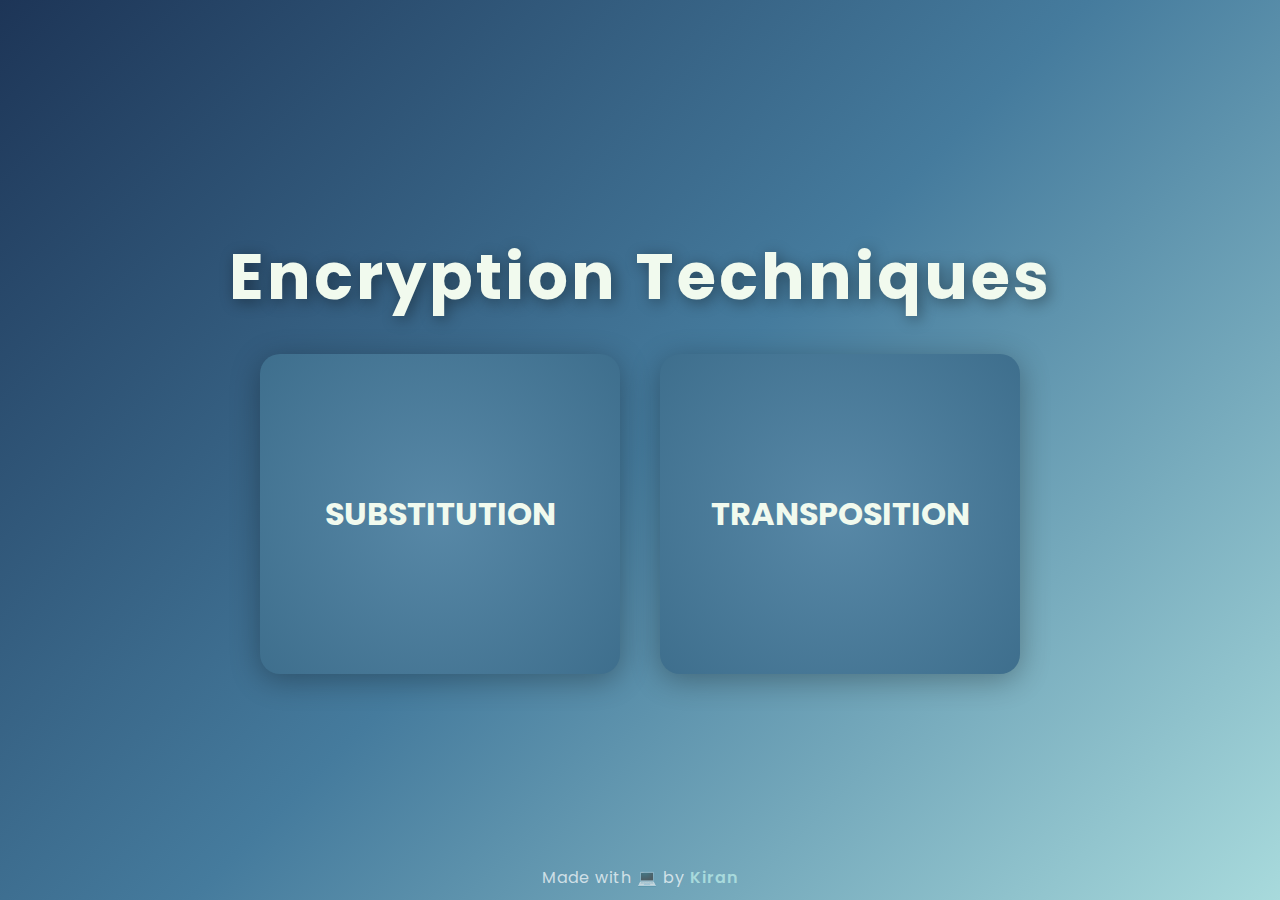
<file: index.html>
<!DOCTYPE html>
<html lang="en">
<head>
    <meta charset="UTF-8">
    <meta name="viewport" content="width=device-width, initial-scale=1.0">
    <title>Encryption Techniques</title>
    <link href="https://fonts.googleapis.com/css2?family=Poppins:wght@300;400;600&display=swap" rel="stylesheet">
    <style>
        /* Body and Background */
        body {
            font-family: 'Poppins', sans-serif;
            margin: 0;
            padding: 0;
            background: linear-gradient(135deg, #1d3557, #457b9d, #a8dadc);
            color: #fff;
            display: flex;
            flex-direction: column;
            align-items: center;
            justify-content: center;
            height: 100vh;
            overflow: hidden;
            text-align: center;
        }
        
        /* Title */
        h1 {
            font-size: 4rem;
            color: #f1faee;
            margin-bottom: 30px;
            text-shadow: 3px 3px 15px rgba(0, 0, 0, 0.4);
            letter-spacing: 3px;
            animation: fadeIn 2s ease-out;
        }

        /* Boxes Container */
        .container {
            display: flex;
            gap: 40px;
            justify-content: center;
            align-items: center;
            margin-bottom: 40px;
            animation: fadeInUp 2s ease-out;
        }

        /* Individual Boxes */
        .box {
            background: #457b9d;
            border-radius: 20px;
            padding: 40px 60px;
            text-align: center;
            cursor: pointer;
            box-shadow: 0 6px 30px rgba(0, 0, 0, 0.3);
            transition: transform 0.3s ease, box-shadow 0.3s ease, background-color 0.3s ease;
            width: 240px;
            height: 240px;
            display: flex;
            justify-content: center;
            align-items: center;
            flex-direction: column;
            background-image: radial-gradient(circle, rgba(255, 255, 255, 0.1), rgba(0, 0, 0, 0.1));
        }

        .box:hover {
            transform: translateY(-15px);
            box-shadow: 0 15px 35px rgba(0, 0, 0, 0.4);
            background-color: #1d3557;
        }

        .box h2 {
            font-size: 2rem;
            color: #f1faee;
            margin: 0;
            padding: 15px 0;
            text-transform: uppercase;
            transition: color 0.3s ease;
        }

        .box:hover h2 {
            color: #a8dadc;
        }

        /* Footer */
        footer {
            position: absolute;
            bottom: 10px;
            font-size: 1rem;
            color: rgba(255, 255, 255, 0.7);
            letter-spacing: 1px;
        }

        footer a {
            text-decoration: none;
            color: #a8dadc;
            font-weight: 600;
        }

        footer a:hover {
            text-decoration: underline;
            color: #f1faee;
        }

        /* Keyframe Animations */
        @keyframes fadeIn {
            from {
                opacity: 0;
                transform: translateY(20px);
            }
            to {
                opacity: 1;
                transform: translateY(0);
            }
        }

        @keyframes fadeInUp {
            from {
                opacity: 0;
                transform: translateY(40px);
            }
            to {
                opacity: 1;
                transform: translateY(0);
            }
        }

        /* Media Queries */
        @media (max-width: 768px) {
            .container {
                flex-direction: column;
                gap: 25px;
            }

            h1 {
                font-size: 2.8rem;
            }

            .box {
                width: 200px;
                height: 200px;
            }
        }
    </style>
</head>
<body>
    <h1>Encryption Techniques</h1>
    <div class="container">
        <div class="box" onclick="navigate('substitution.html')">
            <h2>Substitution</h2>
        </div>
        <div class="box" onclick="navigate('transposition.html')">
            <h2>Transposition</h2>
        </div>
    </div>
    <footer>Made with 💻 by <a href="https://www.linkedin.com/in/kiran-kumar-k" target="_blank">Kiran</a></footer>

    <script>
        function navigate(page) {
            window.location.href = page;
        }
    </script>
</body>
</html>
</file>
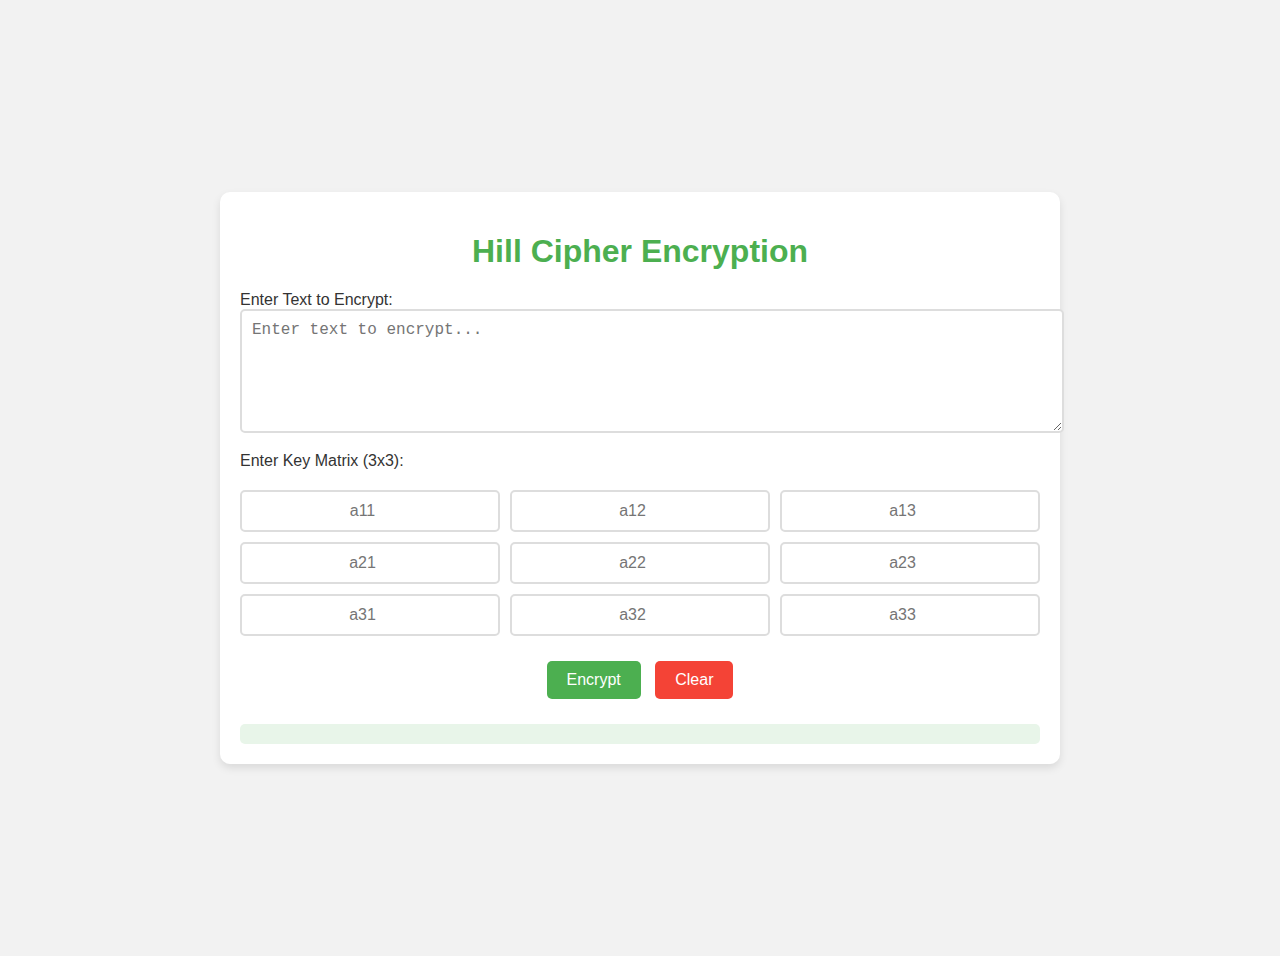
<file: hill_cipher.html>
<!DOCTYPE html>
<html lang="en">
<head>
    <meta charset="UTF-8">
    <meta name="viewport" content="width=device-width, initial-scale=1.0">
    <title>Hill Cipher Encryption</title>
    <style>
        body {
            font-family: 'Arial', sans-serif;
            background-color: #f2f2f2;
            color: #333;
            padding: 20px;
            display: flex;
            justify-content: center;
            align-items: center;
            height: 100vh;
        }

        h1 {
            text-align: center;
            color: #4CAF50;
        }

        .container {
            width: 80%;
            max-width: 800px;
            background-color: #ffffff;
            padding: 20px;
            border-radius: 10px;
            box-shadow: 0 4px 8px rgba(0, 0, 0, 0.1);
        }

        .input-section,
        .output-section {
            margin-bottom: 20px;
        }

        textarea {
            width: 100%;
            height: 100px;
            padding: 10px;
            font-size: 16px;
            border: 2px solid #ddd;
            border-radius: 5px;
            margin-bottom: 15px;
        }

        .matrix-input {
            display: grid;
            grid-template-columns: repeat(3, 1fr);
            gap: 10px;
            margin-top: 20px;
        }

        .matrix-input input {
            padding: 10px;
            font-size: 16px;
            text-align: center;
            border: 2px solid #ddd;
            border-radius: 5px;
        }

        .button-container {
            text-align: center;
            margin-top: 20px;
        }

        button {
            padding: 10px 20px;
            font-size: 16px;
            cursor: pointer;
            background-color: #4CAF50;
            color: white;
            border: none;
            border-radius: 5px;
            margin: 5px;
        }

        button:hover {
            background-color: #45a049;
        }

        .result-section {
            padding: 10px;
            background-color: #e8f5e9;
            border-radius: 5px;
            margin-top: 20px;
            font-size: 18px;
        }

        .result {
            font-weight: bold;
        }

        .clear-button {
            background-color: #f44336;
        }

        .clear-button:hover {
            background-color: #e53935;
        }
    </style>
</head>
<body>

    <div class="container">
        <h1>Hill Cipher Encryption</h1>
        
        <div class="input-section">
            <label for="inputText">Enter Text to Encrypt:</label>
            <textarea id="inputText" placeholder="Enter text to encrypt..."></textarea>
            
            <label>Enter Key Matrix (3x3):</label>
            <div class="matrix-input">
                <input type="number" id="key11" placeholder="a11">
                <input type="number" id="key12" placeholder="a12">
                <input type="number" id="key13" placeholder="a13">
                <input type="number" id="key21" placeholder="a21">
                <input type="number" id="key22" placeholder="a22">
                <input type="number" id="key23" placeholder="a23">
                <input type="number" id="key31" placeholder="a31">
                <input type="number" id="key32" placeholder="a32">
                <input type="number" id="key33" placeholder="a33">
            </div>
        </div>

        <div class="button-container">
            <button onclick="encryptText()">Encrypt</button>
            <button class="clear-button" onclick="clearFields()">Clear</button>
        </div>

        <div class="result-section">
            <div id="result" class="result"></div>
        </div>
    </div>

    <script>
        // Default key matrix values
        const defaultKeyMatrix = [
            [6, 24, 1],
            [13, 16, 10],
            [20, 17, 15]
        ];

        // Function to multiply matrix with vector
        function multiplyMatrix(matrix, vector) {
            let result = [];
            for (let i = 0; i < matrix.length; i++) {
                result[i] = matrix[i].reduce((sum, val, index) => sum + val * vector[index], 0) % 26;
            }
            return result;
        }

        // Function to encrypt the input text using the Hill cipher
        function encryptText() {
            let inputText = document.getElementById("inputText").value.toUpperCase().replace(/[^A-Z]/g, "");
            if (inputText === "") {
                alert("Please enter text to encrypt.");
                return;
            }

            // Get the key matrix from the inputs or use default values if not provided
            let keyMatrix = [
                [
                    parseInt(document.getElementById("key11").value) || defaultKeyMatrix[0][0],
                    parseInt(document.getElementById("key12").value) || defaultKeyMatrix[0][1],
                    parseInt(document.getElementById("key13").value) || defaultKeyMatrix[0][2]
                ],
                [
                    parseInt(document.getElementById("key21").value) || defaultKeyMatrix[1][0],
                    parseInt(document.getElementById("key22").value) || defaultKeyMatrix[1][1],
                    parseInt(document.getElementById("key23").value) || defaultKeyMatrix[1][2]
                ],
                [
                    parseInt(document.getElementById("key31").value) || defaultKeyMatrix[2][0],
                    parseInt(document.getElementById("key32").value) || defaultKeyMatrix[2][1],
                    parseInt(document.getElementById("key33").value) || defaultKeyMatrix[2][2]
                ]
            ];

            let resultText = "";

            // Process the input in 3-character blocks
            for (let i = 0; i < inputText.length; i += 3) {
                let block = inputText.slice(i, i + 3).split('').map(char => char.charCodeAt(0) - 65);
                let encryptedBlock = multiplyMatrix(keyMatrix, block);
                resultText += encryptedBlock.map(num => String.fromCharCode((num + 65) % 26 + 65)).join("");
            }

            document.getElementById("result").innerText = `Encrypted Text: ${resultText}`;
        }

        // Clear input and result fields
        function clearFields() {
            document.getElementById("inputText").value = "";
            document.getElementById("result").innerText = "";
            document.querySelectorAll('.matrix-input input').forEach(input => input.value = "");
        }
    </script>

</body>
</html>
</file>
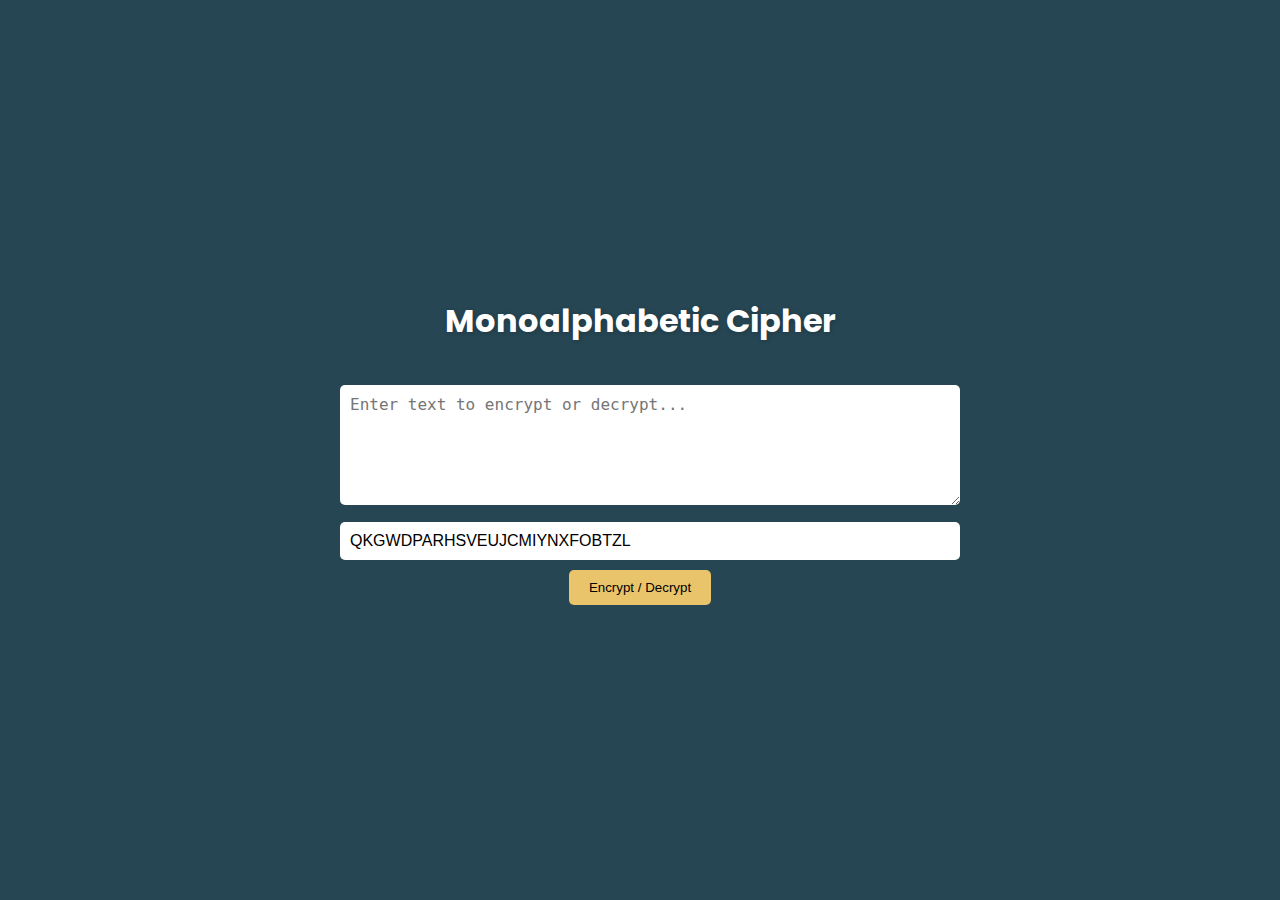
<file: monoalphabetic_cipher.html>
<!DOCTYPE html>
<html lang="en">
<head>
    <meta charset="UTF-8">
    <meta name="viewport" content="width=device-width, initial-scale=1.0">
    <title>Monoalphabetic Cipher</title>
    <link href="https://fonts.googleapis.com/css2?family=Poppins:wght@300;400;600&display=swap" rel="stylesheet">
    <style>
        body {
            font-family: 'Poppins', sans-serif;
            margin: 0;
            padding: 0;
            background: #264653;
            color: #fff;
            display: flex;
            flex-direction: column;
            align-items: center;
            justify-content: center;
            height: 100vh;
        }
        h1 {
            font-size: 2rem;
            margin-bottom: 20px;
            text-shadow: 1px 1px 5px rgba(0, 0, 0, 0.2);
        }
        .container {
            width: 80%;
            max-width: 600px;
            text-align: center;
        }
        textarea {
            width: 100%;
            height: 100px;
            padding: 10px;
            margin-top: 20px;
            border-radius: 5px;
            border: none;
            font-size: 1rem;
        }
        input {
            width: 100%;
            padding: 10px;
            margin-top: 10px;
            border-radius: 5px;
            border: none;
            font-size: 1rem;
        }
        button {
            padding: 10px 20px;
            margin-top: 10px;
            background-color: #e9c46a;
            border: none;
            border-radius: 5px;
            cursor: pointer;
            transition: background 0.3s;
        }
        button:hover {
            background-color: #f4a261;
        }
        .result {
            margin-top: 20px;
            font-size: 1.2rem;
        }
    </style>
</head>
<body>
    <h1>Monoalphabetic Cipher</h1>
    <div class="container">
        <textarea id="inputText" placeholder="Enter text to encrypt or decrypt..."></textarea>
        <input type="text" id="cipherKey" placeholder="Enter Cipher Key (default will be generated)" />
        <button onclick="monoAlphabeticCipher()">Encrypt / Decrypt</button>
        <div class="result" id="result"></div>
    </div>

    <script>
        // Generate a random key based on the alphabet
        function generateRandomKey() {
            const alphabet = "ABCDEFGHIJKLMNOPQRSTUVWXYZ";
            let key = alphabet.split('');
            for (let i = key.length - 1; i > 0; i--) {
                const j = Math.floor(Math.random() * (i + 1));
                [key[i], key[j]] = [key[j], key[i]]; // Swap elements
            }
            return key.join('');
        }

        // Default cipher key (auto-generated on page load)
        const defaultKey = generateRandomKey();
        document.getElementById("cipherKey").value = defaultKey;

        const alphabet = "ABCDEFGHIJKLMNOPQRSTUVWXYZ";
        
        function monoAlphabeticCipher() {
            let inputText = document.getElementById("inputText").value.toUpperCase();
            let cipherKey = document.getElementById("cipherKey").value.toUpperCase();
            let resultText = "";

            // Ensure the cipher key is exactly 26 characters (if not, use the default one)
            if (cipherKey.length !== 26 || !/[A-Z]/.test(cipherKey)) {
                cipherKey = defaultKey;
                document.getElementById("cipherKey").value = defaultKey;
            }

            // Loop through each character of the input text
            for (let i = 0; i < inputText.length; i++) {
                let char = inputText[i];

                // Encrypt or decrypt if alphabetic
                if (alphabet.includes(char)) {
                    let charIndex = alphabet.indexOf(char);
                    resultText += cipherKey[charIndex];
                } 
                // Preserve non-alphabet characters (like spaces or punctuation)
                else {
                    resultText += char;
                }
            }

            document.getElementById("result").innerText = resultText;
        }
    </script>
</body>
</html>
</file>
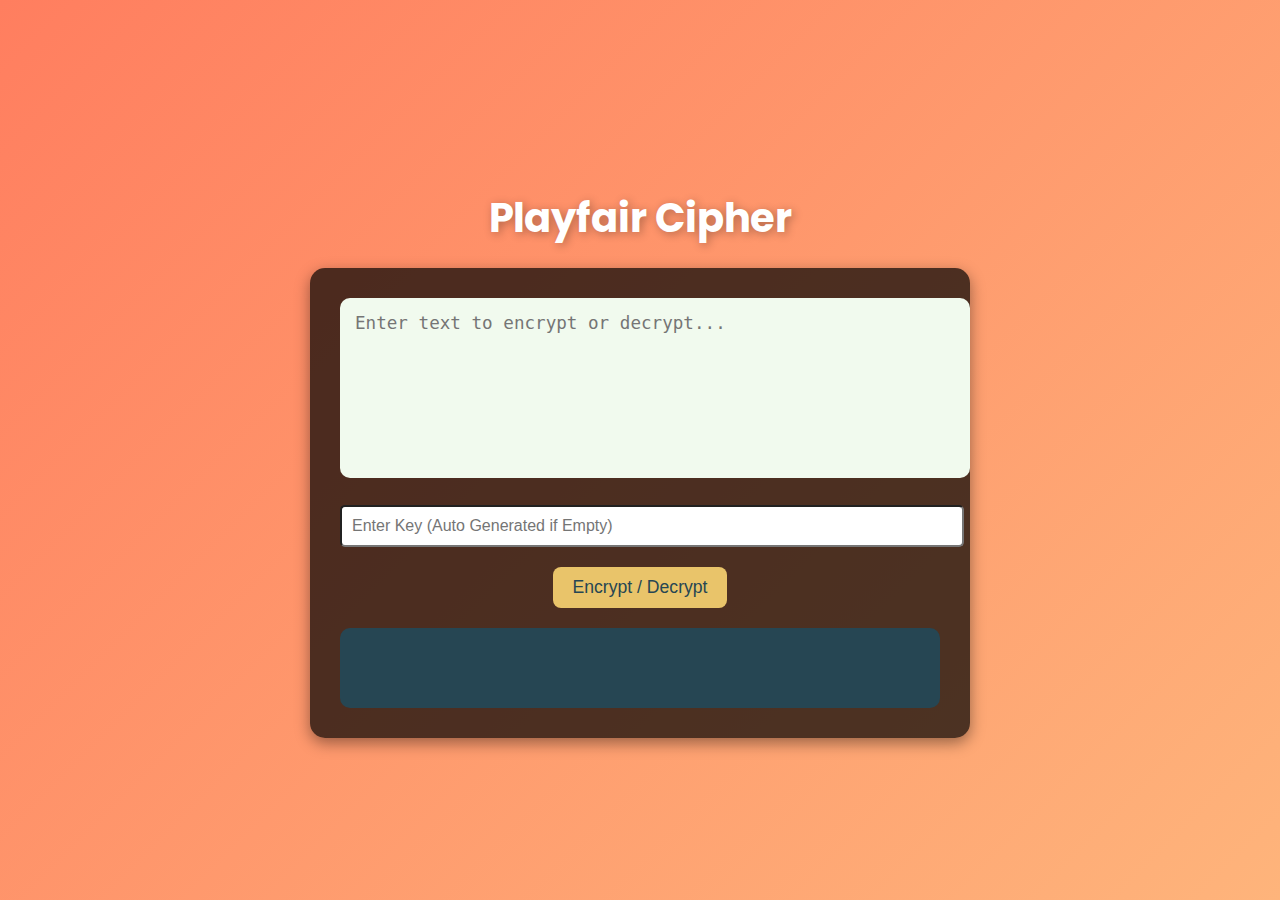
<file: playfair_cipher.html>
<!DOCTYPE html>
<html lang="en">
<head>
    <meta charset="UTF-8">
    <meta name="viewport" content="width=device-width, initial-scale=1.0">
    <title>Playfair Cipher</title>
    <link href="https://fonts.googleapis.com/css2?family=Poppins:wght@300;400;600&display=swap" rel="stylesheet">
    <style>
        /* General styling */
        body {
            font-family: 'Poppins', sans-serif;
            margin: 0;
            padding: 0;
            background: linear-gradient(135deg, #ff7e5f, #feb47b);
            color: #fff;
            display: flex;
            flex-direction: column;
            align-items: center;
            justify-content: center;
            height: 100vh;
        }

        h1 {
            font-size: 2.5rem;
            text-shadow: 2px 2px 10px rgba(0, 0, 0, 0.3);
            margin-bottom: 20px;
        }

        /* Container for input area */
        .container {
            background: rgba(0, 0, 0, 0.7);
            padding: 30px;
            border-radius: 15px;
            box-shadow: 0 5px 15px rgba(0, 0, 0, 0.4);
            width: 100%;
            max-width: 600px;
            text-align: center;
        }

        textarea {
            width: 100%;
            height: 150px;
            padding: 15px;
            border-radius: 10px;
            border: none;
            font-size: 1.1rem;
            color: #264653;
            background-color: #f1faee;
            margin-bottom: 20px;
            resize: none;
        }

        button {
            padding: 10px 20px;
            background-color: #e9c46a;
            border: none;
            border-radius: 8px;
            cursor: pointer;
            font-size: 1.1rem;
            color: #264653;
            transition: background-color 0.3s, transform 0.3s;
        }

        button:hover {
            background-color: #f4a261;
            transform: scale(1.05);
        }

        .result {
            margin-top: 20px;
            font-size: 1.3rem;
            background: #264653;
            padding: 15px;
            border-radius: 10px;
            color: #f1faee;
            min-height: 50px;
            word-wrap: break-word;
        }

        .key-input {
            margin-bottom: 20px;
            padding: 10px;
            font-size: 1rem;
            border-radius: 5px;
            width: 100%;
        }
    </style>
</head>
<body>
    <h1>Playfair Cipher</h1>
    <div class="container">
        <textarea id="inputText" placeholder="Enter text to encrypt or decrypt..."></textarea>
        <input type="text" id="keyInput" class="key-input" placeholder="Enter Key (Auto Generated if Empty)" oninput="generateKey()">
        <button onclick="playfairCipher()">Encrypt / Decrypt</button>
        <div class="result" id="result"></div>
    </div>

    <script>
        function playfairCipher() {
            let key = document.getElementById("keyInput").value || generateKey();  // If no key provided, generate a new one
            const matrix = createPlayfairMatrix(key);
            let inputText = document.getElementById("inputText").value.toUpperCase().replace(/[^A-Z]/g, "").replace(/J/g, "I");
            let digraphs = createDigraphs(inputText);

            let resultText = digraphs.map(pair => {
                return encryptPlayfair(pair, matrix);
            }).join("");

            document.getElementById("result").innerText = resultText;
        }

        function generateKey() {
            let inputText = document.getElementById("inputText").value.toUpperCase().replace(/[^A-Z]/g, "").replace(/J/g, "I");
            let key = "";
            let used = new Set();

            for (let i = 0; i < inputText.length; i++) {
                if (!used.has(inputText[i])) {
                    key += inputText[i];
                    used.add(inputText[i]);
                }
            }

            // Add the rest of the alphabet if the key length is less than 25
            const alphabet = "ABCDEFGHIKLMNOPQRSTUVWXYZ";
            for (let char of alphabet) {
                if (!used.has(char)) {
                    key += char;
                    used.add(char);
                }
            }

            document.getElementById("keyInput").value = key;
            return key;
        }

        function createPlayfairMatrix(key) {
            let matrix = [];
            let used = new Set();
            key = key.toUpperCase().replace(/[^A-Z]/g, "").replace(/J/g, "I");

            for (let char of key) {
                if (!used.has(char)) {
                    used.add(char);
                    matrix.push(char);
                }
            }

            const alphabet = "ABCDEFGHIKLMNOPQRSTUVWXYZ";
            for (let char of alphabet) {
                if (!used.has(char)) {
                    used.add(char);
                    matrix.push(char);
                }
            }

            return matrix;
        }

        function createDigraphs(text) {
            let digraphs = [];
            for (let i = 0; i < text.length; i += 2) {
                if (text[i] === text[i + 1]) {
                    text = text.slice(0, i + 1) + "X" + text.slice(i + 1);
                    i--; // Adjust index for the new pair
                }
                digraphs.push(text.slice(i, i + 2));
            }
            return digraphs;
        }

        function encryptPlayfair(pair, matrix) {
            let index1 = matrix.indexOf(pair[0]);
            let index2 = matrix.indexOf(pair[1]);
            let row1 = Math.floor(index1 / 5), col1 = index1 % 5;
            let row2 = Math.floor(index2 / 5), col2 = index2 % 5;

            if (row1 === row2) {
                return matrix[row1 * 5 + (col1 + 1) % 5] + matrix[row2 * 5 + (col2 + 1) % 5];
            } else if (col1 === col2) {
                return matrix[((row1 + 1) % 5) * 5 + col1] + matrix[((row2 + 1) % 5) * 5 + col2];
            } else {
                return matrix[row1 * 5 + col2] + matrix[row2 * 5 + col1];
            }
        }
    </script>
</body>
</html>
</file>
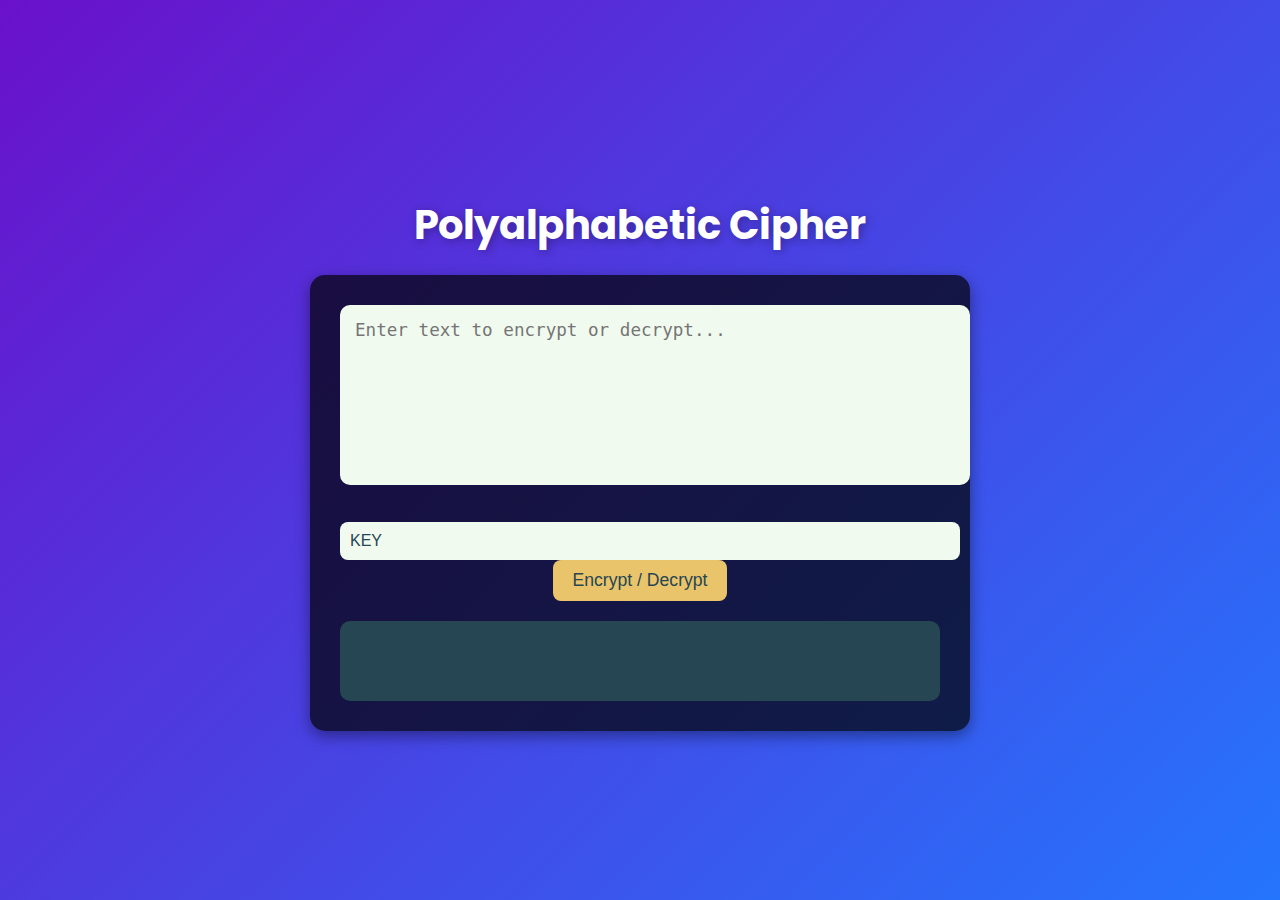
<file: polyalphabetic_cipher.html>
<!DOCTYPE html>
<html lang="en">
<head>
    <meta charset="UTF-8">
    <meta name="viewport" content="width=device-width, initial-scale=1.0">
    <title>Polyalphabetic Cipher</title>
    <link href="https://fonts.googleapis.com/css2?family=Poppins:wght@300;400;600&display=swap" rel="stylesheet">
    <style>
        /* General styling */
        body {
            font-family: 'Poppins', sans-serif;
            margin: 0;
            padding: 0;
            background: linear-gradient(135deg, #6a11cb, #2575fc);
            color: #fff;
            display: flex;
            flex-direction: column;
            align-items: center;
            justify-content: center;
            height: 100vh;
        }

        h1 {
            font-size: 2.5rem;
            text-shadow: 2px 2px 10px rgba(0, 0, 0, 0.3);
            margin-bottom: 20px;
        }

        /* Container for input area */
        .container {
            background: rgba(0, 0, 0, 0.7);
            padding: 30px;
            border-radius: 15px;
            box-shadow: 0 5px 15px rgba(0, 0, 0, 0.4);
            width: 100%;
            max-width: 600px;
            text-align: center;
        }

        textarea {
            width: 100%;
            height: 150px;
            padding: 15px;
            border-radius: 10px;
            border: none;
            font-size: 1.1rem;
            color: #264653;
            background-color: #f1faee;
            margin-bottom: 20px;
            resize: none;
        }

        input[type="text"] {
            padding: 10px;
            width: 100%;
            font-size: 1rem;
            margin-top: 10px;
            border-radius: 8px;
            border: none;
            background-color: #f1faee;
            color: #264653;
        }

        button {
            padding: 10px 20px;
            background-color: #e9c46a;
            border: none;
            border-radius: 8px;
            cursor: pointer;
            font-size: 1.1rem;
            color: #264653;
            transition: background-color 0.3s, transform 0.3s;
        }

        button:hover {
            background-color: #f4a261;
            transform: scale(1.05);
        }

        .result {
            margin-top: 20px;
            font-size: 1.3rem;
            background: #264653;
            padding: 15px;
            border-radius: 10px;
            color: #f1faee;
            min-height: 50px;
            word-wrap: break-word;
        }
    </style>
</head>
<body>
    <h1>Polyalphabetic Cipher</h1>
    <div class="container">
        <textarea id="inputText" placeholder="Enter text to encrypt or decrypt..."></textarea>
        <input type="text" id="keyInput" placeholder="Enter cipher key" value="KEY">
        <button onclick="polyAlphabeticCipher()">Encrypt / Decrypt</button>
        <div class="result" id="result"></div>
    </div>

    <script>
        function polyAlphabeticCipher() {
            let key = document.getElementById("keyInput").value.toUpperCase().replace(/[^A-Z]/g, ""); // Key input
            let inputText = document.getElementById("inputText").value.toUpperCase().replace(/[^A-Z]/g, "");
            let resultText = "";
            let keyIndex = 0;

            if (key === "") {
                document.getElementById("result").innerText = "Please enter a key.";
                return;
            }

            for (let i = 0; i < inputText.length; i++) {
                let charCode = inputText.charCodeAt(i);
                let keyCode = key.charCodeAt(keyIndex % key.length);
                let shift = keyCode - 65; // A=0, B=1, ..., Z=25
                resultText += String.fromCharCode(((charCode - 65 + shift) % 26) + 65);
                keyIndex++;
            }

            document.getElementById("result").innerText = resultText || "Please enter valid text.";
        }
    </script>
</body>
</html>
</file>
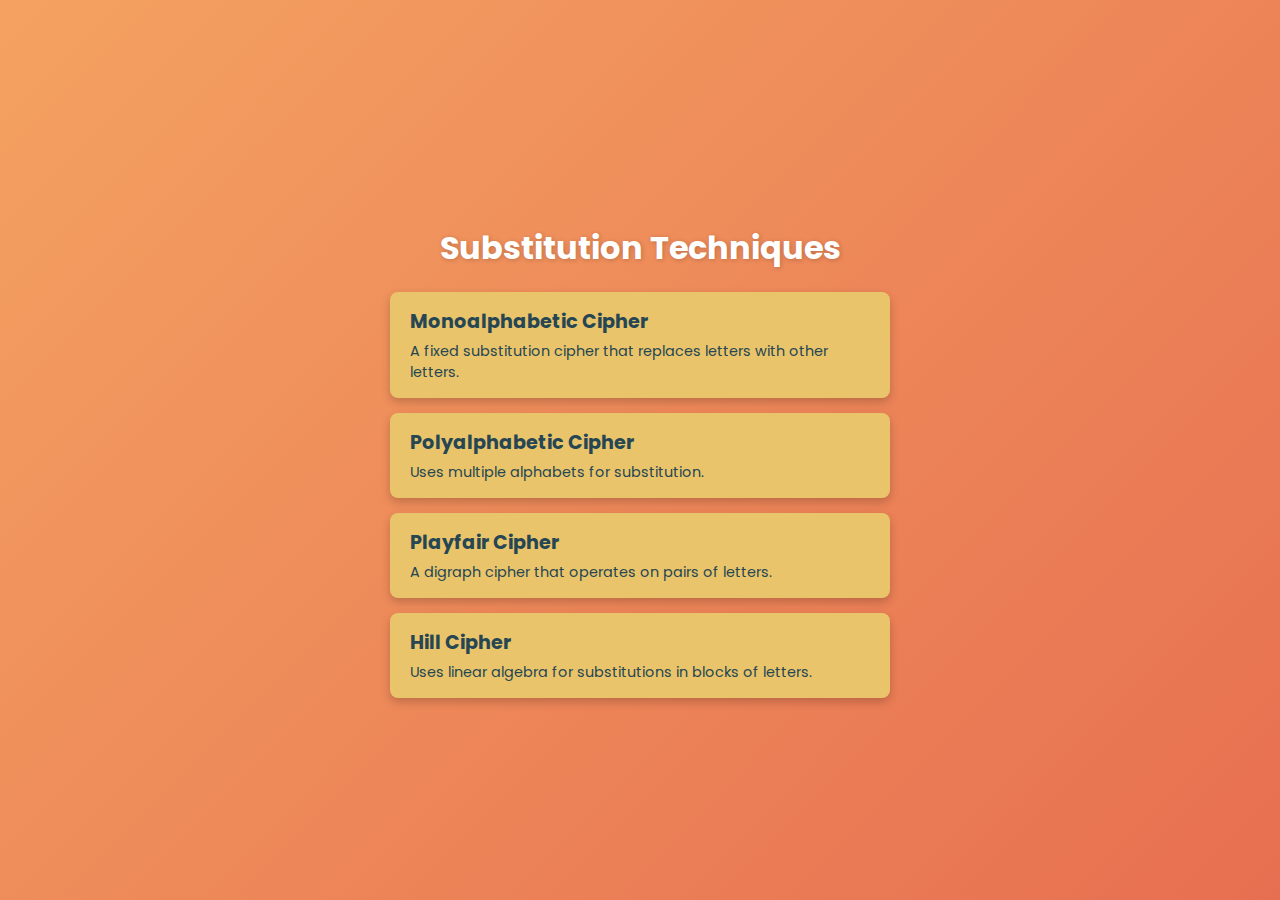
<file: substitution.html>
<!DOCTYPE html>
<html lang="en">
<head>
    <meta charset="UTF-8">
    <meta name="viewport" content="width=device-width, initial-scale=1.0">
    <title>Substitution Techniques</title>
    <link href="https://fonts.googleapis.com/css2?family=Poppins:wght@300;400;600&display=swap" rel="stylesheet">
    <style>
        body {
            font-family: 'Poppins', sans-serif;
            margin: 0;
            padding: 0;
            background: linear-gradient(135deg, #f4a261, #e76f51);
            color: #fff;
            display: flex;
            flex-direction: column;
            align-items: center;
            justify-content: center;
            height: 100vh;
        }
        h1 {
            font-size: 2rem;
            margin-bottom: 20px;
            text-shadow: 1px 1px 5px rgba(0, 0, 0, 0.2);
        }
        .options {
            display: flex;
            flex-direction: column;
            gap: 15px;
            width: 80%;
            max-width: 500px;
        }
        .option {
            background: #e9c46a;
            padding: 15px 20px;
            border-radius: 8px;
            cursor: pointer;
            box-shadow: 0 4px 10px rgba(0, 0, 0, 0.2);
            transition: background 0.3s, box-shadow 0.3s;
        }
        .option:hover {
            background: #f4a261;
            box-shadow: 0 6px 15px rgba(0, 0, 0, 0.4);
        }
        .option h2 {
            font-size: 1.2rem;
            margin: 0;
            color: #264653;
        }
        .option p {
            font-size: 0.9rem;
            margin: 5px 0 0;
            color: #264653;
        }
    </style>
</head>
<body>
    <h1>Substitution Techniques</h1>
    <div class="options">
        <div class="option" onclick="window.location.href='monoalphabetic_cipher.html'">
            <h2>Monoalphabetic Cipher</h2>
            <p>A fixed substitution cipher that replaces letters with other letters.</p>
        </div>
        <div class="option" onclick="window.location.href='polyalphabetic_cipher.html'">
            <h2>Polyalphabetic Cipher</h2>
            <p>Uses multiple alphabets for substitution.</p>
        </div>
        <div class="option" onclick="window.location.href='playfair_cipher.html'">
            <h2>Playfair Cipher</h2>
            <p>A digraph cipher that operates on pairs of letters.</p>
        </div>
        <div class="option" onclick="window.location.href='hill_cipher.html'">
            <h2>Hill Cipher</h2>
            <p>Uses linear algebra for substitutions in blocks of letters.</p>
        </div>
    </div>
</body>
</html>
</file>
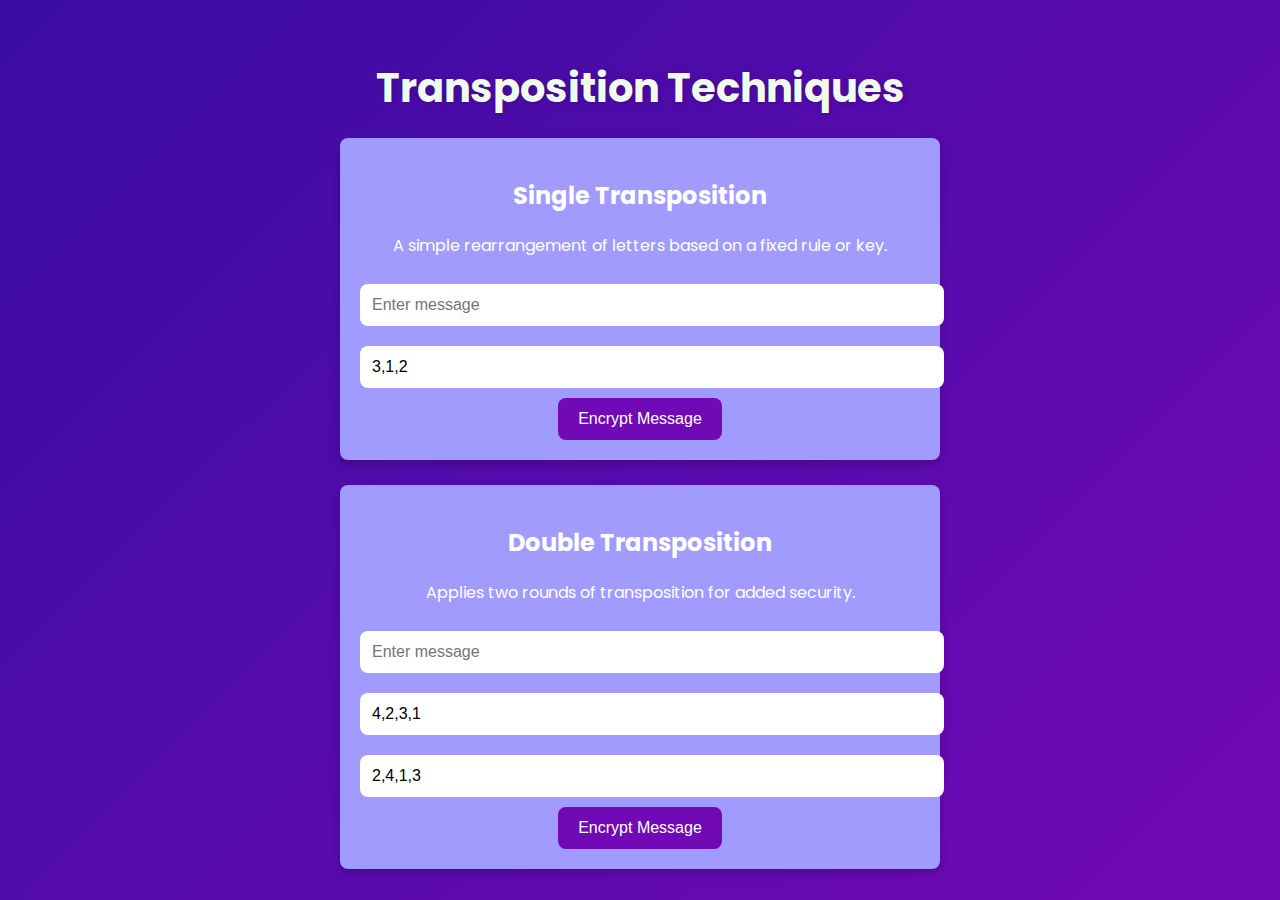
<file: transposition.html>
<!DOCTYPE html>
<html lang="en">
<head>
    <meta charset="UTF-8">
    <meta name="viewport" content="width=device-width, initial-scale=1.0">
    <title>Transposition Techniques</title>
    <link href="https://fonts.googleapis.com/css2?family=Poppins:wght@300;400;600&display=swap" rel="stylesheet">
    <style>
        body {
            font-family: 'Poppins', sans-serif;
            margin: 0;
            padding: 0;
            background: linear-gradient(135deg, #3a0ca3, #7209b7);
            color: #fff;
            display: flex;
            flex-direction: column;
            align-items: center;
            justify-content: center;
            height: 100vh;
        }
        h1 {
            font-size: 2.5rem;
            margin-bottom: 20px;
            text-shadow: 1px 1px 5px rgba(0, 0, 0, 0.2);
            color: #f1faee;
        }
        .container {
            display: flex;
            flex-direction: column;
            gap: 25px;
            width: 80%;
            max-width: 600px;
            text-align: center;
        }
        .input-box {
            background: #a29bfe;
            padding: 20px;
            border-radius: 8px;
            box-shadow: 0 4px 10px rgba(0, 0, 0, 0.2);
        }
        .input-box input,
        .input-box select {
            width: 100%;
            padding: 12px;
            margin: 10px 0;
            font-size: 1rem;
            border-radius: 8px;
            border: none;
            outline: none;
            background: #fff;
        }
        .input-box button {
            padding: 12px 20px;
            font-size: 1rem;
            background-color: #7209b7;
            color: #fff;
            border: none;
            border-radius: 8px;
            cursor: pointer;
            transition: background-color 0.3s;
        }
        .input-box button:hover {
            background-color: #a29bfe;
        }
        .result-box {
            background: #2d3436;
            padding: 20px;
            border-radius: 8px;
            color: #fff;
            font-size: 1.1rem;
        }
        footer {
            position: absolute;
            bottom: 10px;
            font-size: 0.8rem;
            color: rgba(255, 255, 255, 0.7);
        }
    </style>
</head>
<body>
    <h1>Transposition Techniques</h1>
    <div class="container">
        <div class="input-box">
            <h2>Single Transposition</h2>
            <p>A simple rearrangement of letters based on a fixed rule or key.</p>
            <input type="text" id="inputMessage" placeholder="Enter message" />
            <input type="text" id="singleKey" placeholder="Enter transposition key (numbers)" value="3,1,2" />
            <button onclick="performSingleTransposition()">Encrypt Message</button>
        </div>
        <div class="input-box">
            <h2>Double Transposition</h2>
            <p>Applies two rounds of transposition for added security.</p>
            <input type="text" id="inputMessageDouble" placeholder="Enter message" />
            <input type="text" id="doubleKey1" placeholder="Enter first transposition key (numbers)" value="4,2,3,1" />
            <input type="text" id="doubleKey2" placeholder="Enter second transposition key (numbers)" value="2,4,1,3" />
            <button onclick="performDoubleTransposition()">Encrypt Message</button>
        </div>

        <div id="singleResult" class="result-box" style="display:none;"></div>
        <div id="doubleResult" class="result-box" style="display:none;"></div>
    </div>


    <script>
        function performSingleTransposition() {
            const message = document.getElementById('inputMessage').value;
            const key = document.getElementById('singleKey').value;

            if (!message || !key) {
                alert("Please enter both message and key.");
                return;
            }

            const result = singleTransposition(message, key);
            document.getElementById('singleResult').style.display = 'block';
            document.getElementById('singleResult').innerHTML = `<strong>Encrypted Message:</strong> ${result}`;
        }

        function performDoubleTransposition() {
            const message = document.getElementById('inputMessageDouble').value;
            const key1 = document.getElementById('doubleKey1').value;
            const key2 = document.getElementById('doubleKey2').value;

            if (!message || !key1 || !key2) {
                alert("Please enter both message and keys.");
                return;
            }

            const result = doubleTransposition(message, key1, key2);
            document.getElementById('doubleResult').style.display = 'block';
            document.getElementById('doubleResult').innerHTML = `<strong>Encrypted Message:</strong> ${result}`;
        }

        function singleTransposition(message, key) {
            let result = '';
            key = key.split(',').map(Number); // Convert the key to an array of numbers
            let rows = Math.ceil(message.length / key.length);
            let paddedMessage = message.padEnd(rows * key.length, 'X'); // Add padding for even length

            for (let i = 0; i < key.length; i++) {
                for (let j = 0; j < rows; j++) {
                    result += paddedMessage[j * key.length + key.indexOf(i + 1)];
                }
            }
            return result;
        }

        function doubleTransposition(message, key1, key2) {
            let firstPass = singleTransposition(message, key1);
            let secondPass = singleTransposition(firstPass, key2);
            return secondPass;
        }
    </script>
</body>
</html>
</file>
